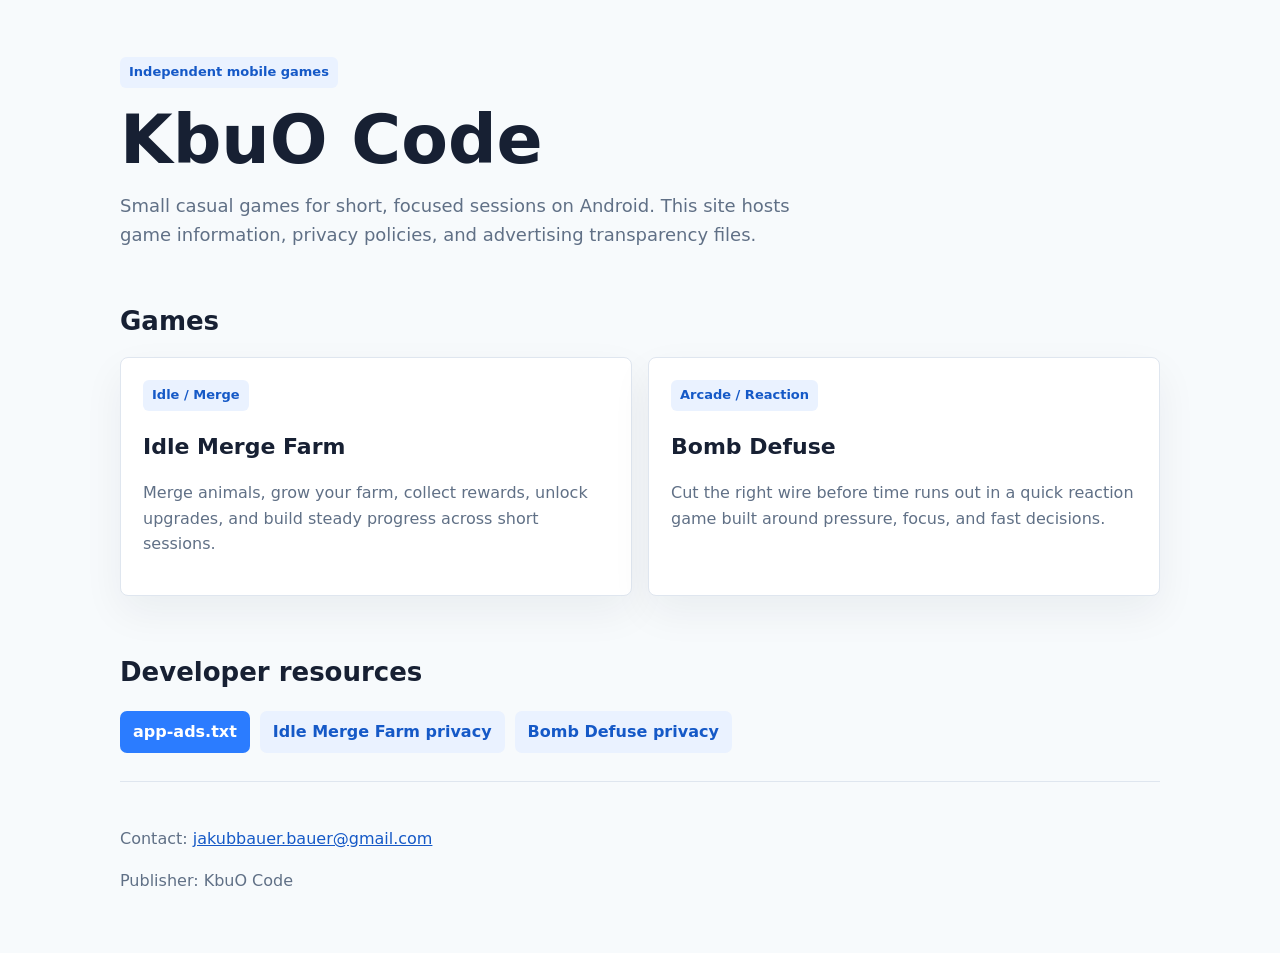
<file: index.html>
<!doctype html>
<html lang="en">
<head>
  <meta charset="utf-8">
  <meta name="viewport" content="width=device-width, initial-scale=1">
  <title>KbuO Code</title>
  <meta name="description" content="KbuO Code is an independent mobile game developer creating casual Android games.">
  <link rel="stylesheet" href="/styles.css">
</head>
<body>
  <header class="header">
    <p class="badge">Independent mobile games</p>
    <h1 class="brand">KbuO Code</h1>
    <p class="lead">Small casual games for short, focused sessions on Android. This site hosts game information, privacy policies, and advertising transparency files.</p>
  </header>

  <main>
    <section class="section" aria-labelledby="games-title">
      <h2 id="games-title">Games</h2>
      <div class="grid">
        <a class="card" href="/games/idle-merge-farm.html">
          <span class="badge">Idle / Merge</span>
          <h3>Idle Merge Farm</h3>
          <p>Merge animals, grow your farm, collect rewards, unlock upgrades, and build steady progress across short sessions.</p>
        </a>
        <a class="card" href="/games/bomb-defuse.html">
          <span class="badge">Arcade / Reaction</span>
          <h3>Bomb Defuse</h3>
          <p>Cut the right wire before time runs out in a quick reaction game built around pressure, focus, and fast decisions.</p>
        </a>
      </div>
    </section>

    <section class="section" aria-labelledby="links-title">
      <h2 id="links-title">Developer resources</h2>
      <div class="links">
        <a class="button" href="/app-ads.txt">app-ads.txt</a>
        <a class="button secondary" href="/privacy/idle-merge-farm.html">Idle Merge Farm privacy</a>
        <a class="button secondary" href="/privacy/bomb-defuse.html">Bomb Defuse privacy</a>
      </div>
    </section>
  </main>

  <footer class="footer">
    <p>Contact: <a href="mailto:jakubbauer.bauer@gmail.com">jakubbauer.bauer@gmail.com</a></p>
    <p>Publisher: KbuO Code</p>
  </footer>
</body>
</html>
</file>
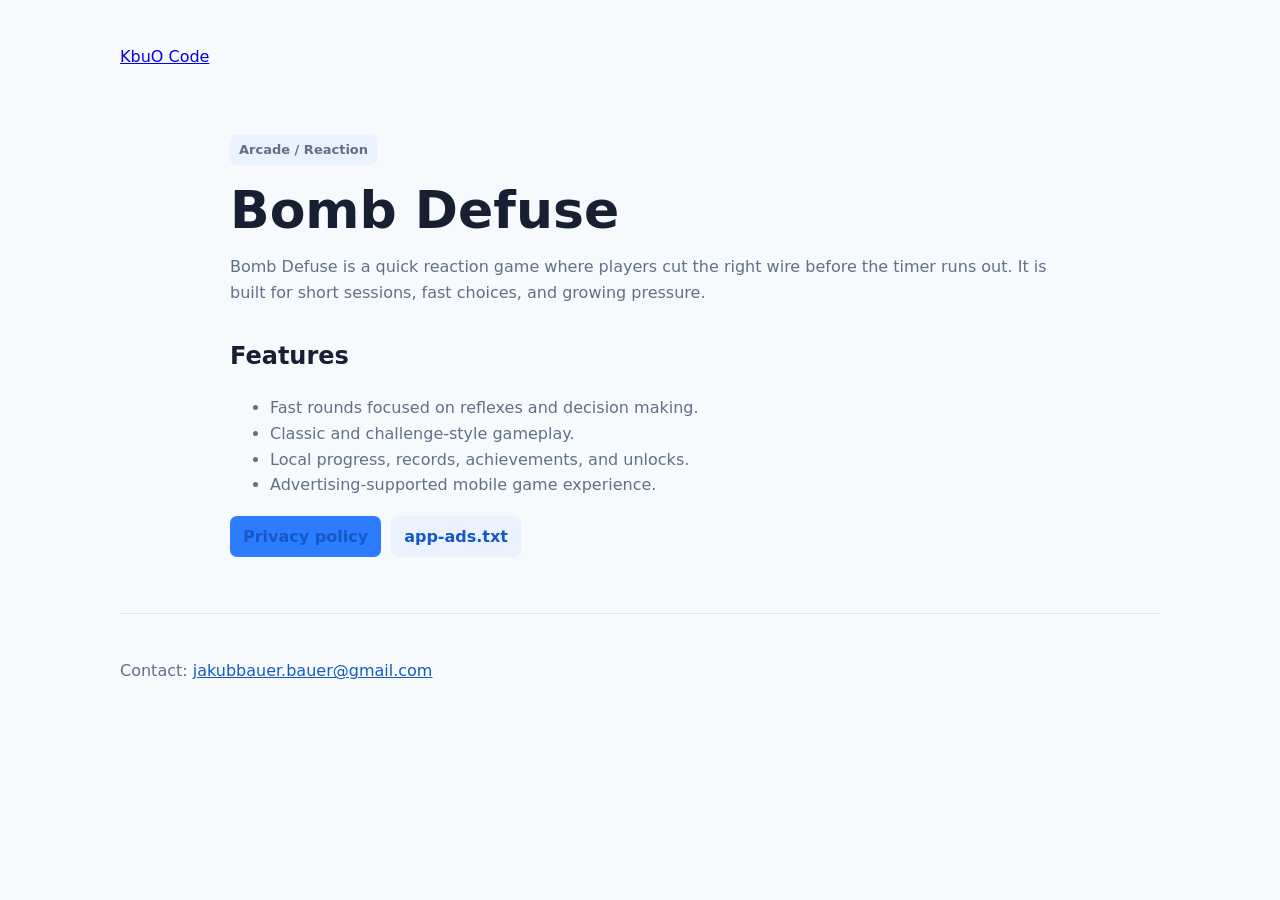
<file: games/bomb-defuse.html>
<!doctype html>
<html lang="en">
<head>
  <meta charset="utf-8">
  <meta name="viewport" content="width=device-width, initial-scale=1">
  <title>Bomb Defuse - KbuO Code</title>
  <meta name="description" content="Bomb Defuse is a fast arcade reaction game for Android.">
  <link rel="stylesheet" href="/styles.css">
</head>
<body>
  <header class="header">
    <a href="/">KbuO Code</a>
  </header>
  <main class="page">
    <p class="badge">Arcade / Reaction</p>
    <h1>Bomb Defuse</h1>
    <p>Bomb Defuse is a quick reaction game where players cut the right wire before the timer runs out. It is built for short sessions, fast choices, and growing pressure.</p>

    <h2>Features</h2>
    <ul>
      <li>Fast rounds focused on reflexes and decision making.</li>
      <li>Classic and challenge-style gameplay.</li>
      <li>Local progress, records, achievements, and unlocks.</li>
      <li>Advertising-supported mobile game experience.</li>
    </ul>

    <div class="links">
      <a class="button" href="/privacy/bomb-defuse.html">Privacy policy</a>
      <a class="button secondary" href="/app-ads.txt">app-ads.txt</a>
    </div>
  </main>
  <footer class="footer">
    <p>Contact: <a href="mailto:jakubbauer.bauer@gmail.com">jakubbauer.bauer@gmail.com</a></p>
  </footer>
</body>
</html>
</file>
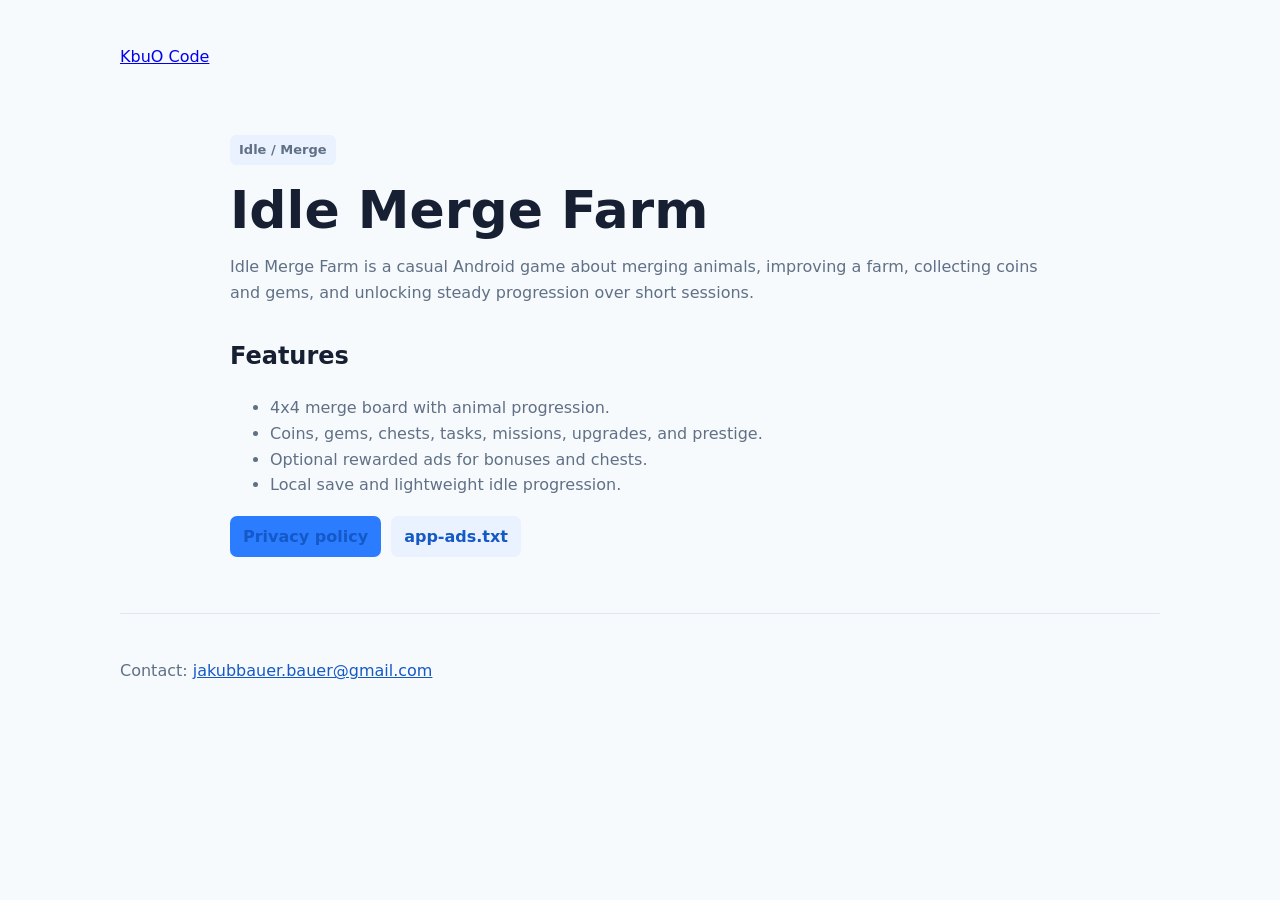
<file: games/idle-merge-farm.html>
<!doctype html>
<html lang="en">
<head>
  <meta charset="utf-8">
  <meta name="viewport" content="width=device-width, initial-scale=1">
  <title>Idle Merge Farm - KbuO Code</title>
  <meta name="description" content="Idle Merge Farm is a casual idle merge game for Android.">
  <link rel="stylesheet" href="/styles.css">
</head>
<body>
  <header class="header">
    <a href="/">KbuO Code</a>
  </header>
  <main class="page">
    <p class="badge">Idle / Merge</p>
    <h1>Idle Merge Farm</h1>
    <p>Idle Merge Farm is a casual Android game about merging animals, improving a farm, collecting coins and gems, and unlocking steady progression over short sessions.</p>

    <h2>Features</h2>
    <ul>
      <li>4x4 merge board with animal progression.</li>
      <li>Coins, gems, chests, tasks, missions, upgrades, and prestige.</li>
      <li>Optional rewarded ads for bonuses and chests.</li>
      <li>Local save and lightweight idle progression.</li>
    </ul>

    <div class="links">
      <a class="button" href="/privacy/idle-merge-farm.html">Privacy policy</a>
      <a class="button secondary" href="/app-ads.txt">app-ads.txt</a>
    </div>
  </main>
  <footer class="footer">
    <p>Contact: <a href="mailto:jakubbauer.bauer@gmail.com">jakubbauer.bauer@gmail.com</a></p>
  </footer>
</body>
</html>
</file>
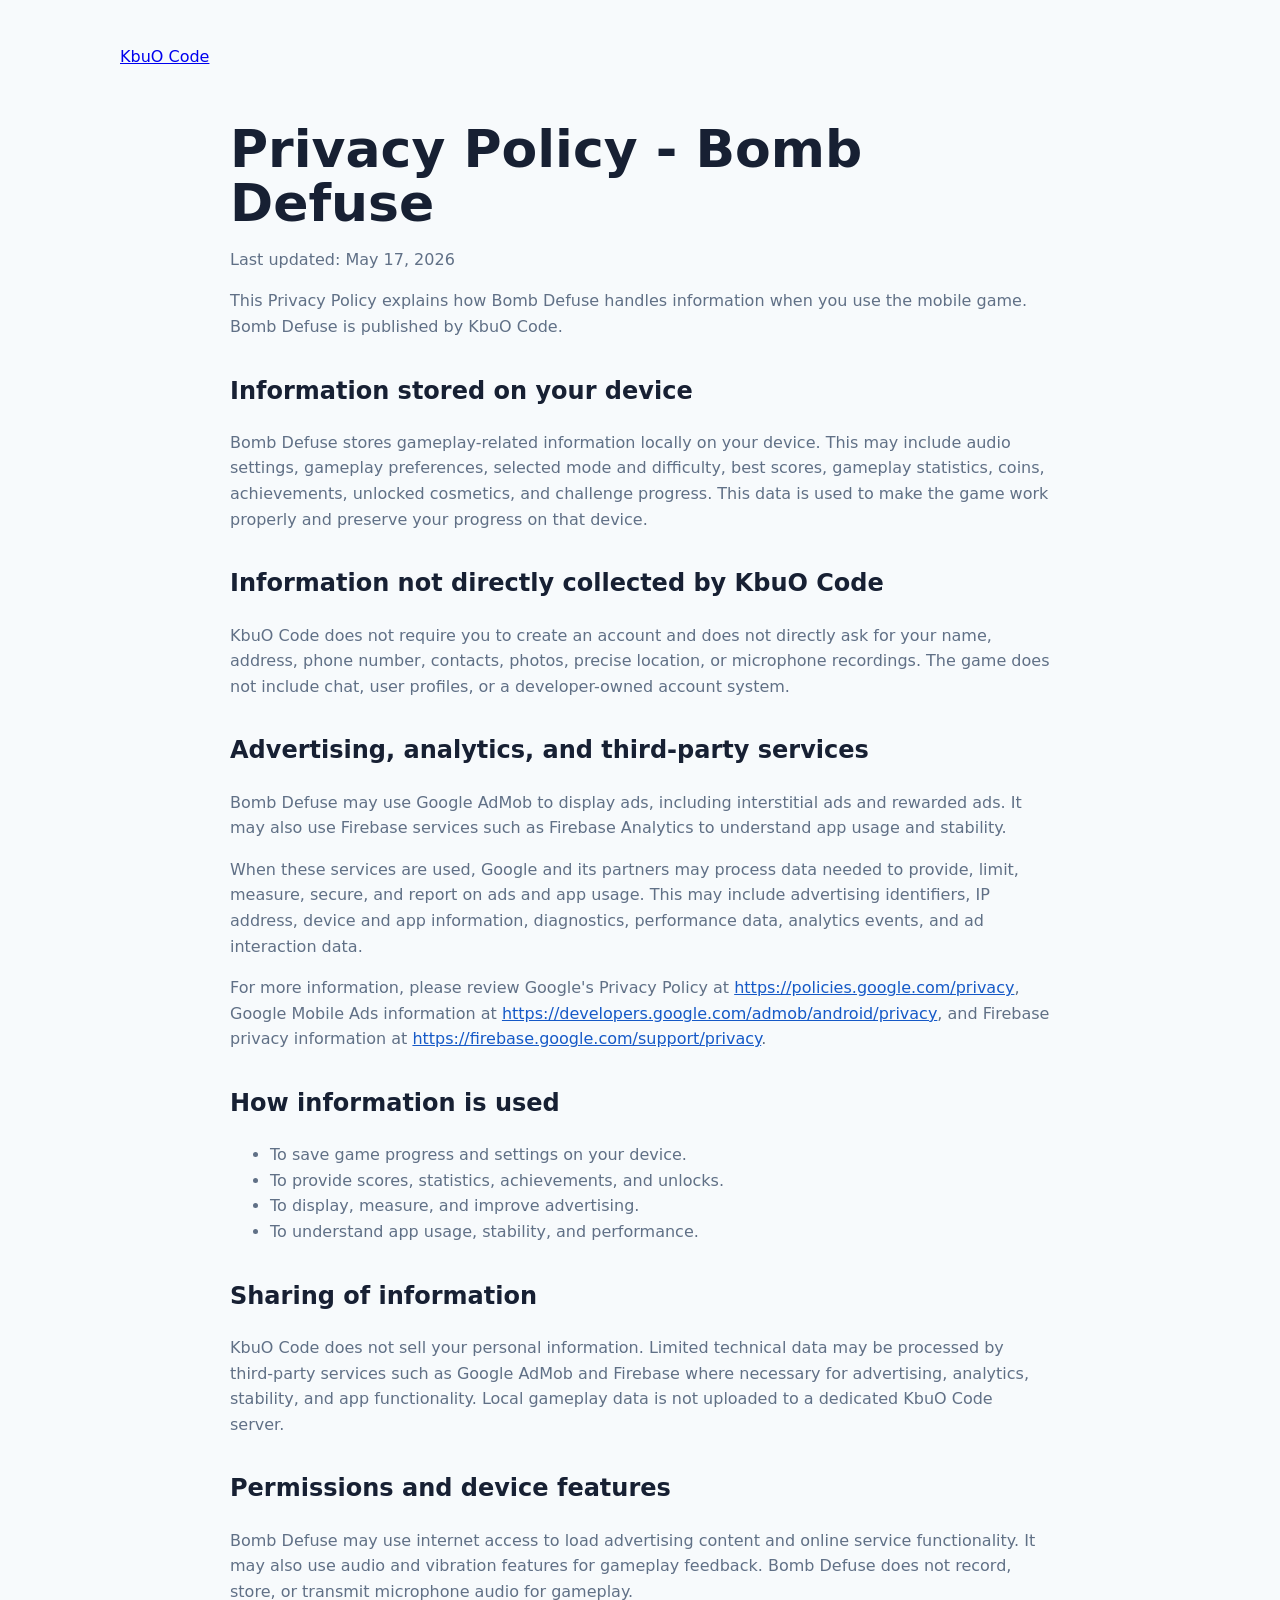
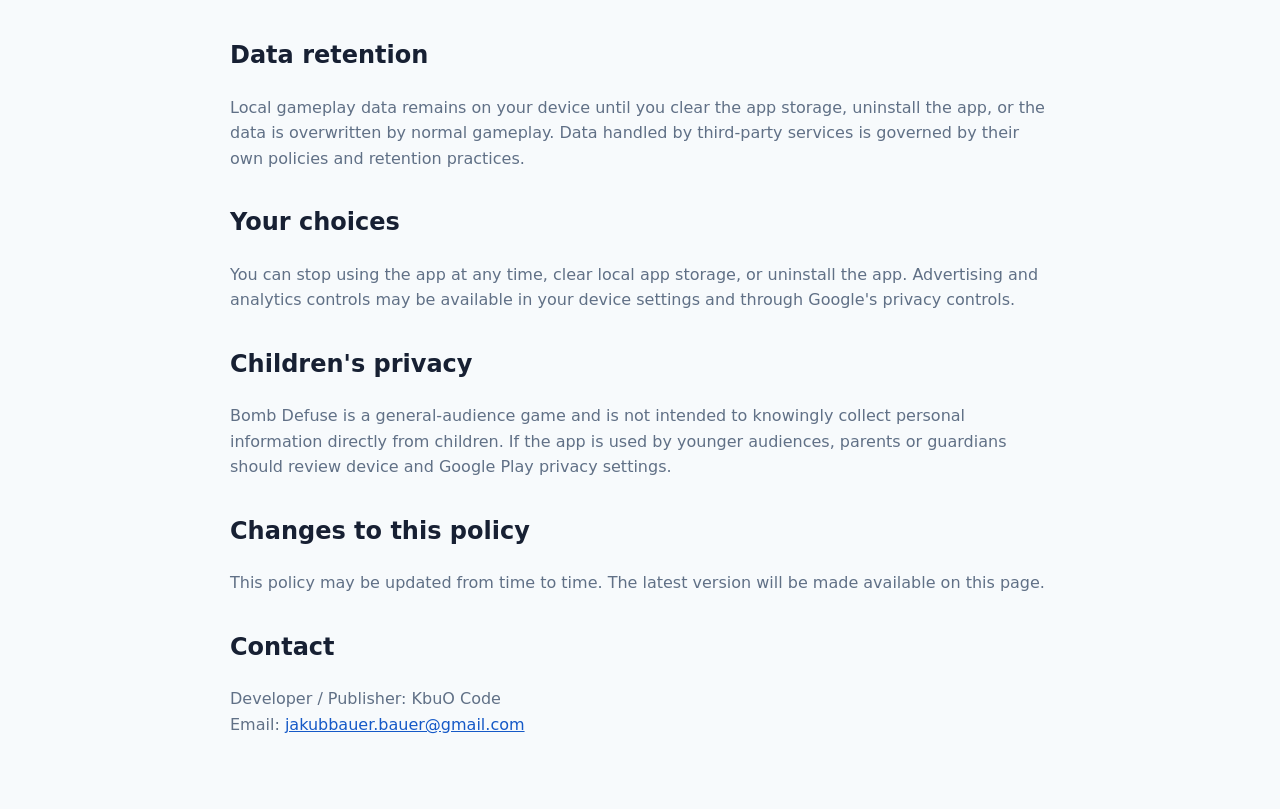
<file: privacy/bomb-defuse.html>
<!doctype html>
<html lang="en">
<head>
  <meta charset="utf-8">
  <meta name="viewport" content="width=device-width, initial-scale=1">
  <title>Privacy Policy - Bomb Defuse</title>
  <meta name="description" content="Privacy Policy for Bomb Defuse by KbuO Code.">
  <link rel="stylesheet" href="/styles.css">
</head>
<body>
  <header class="header">
    <a href="/">KbuO Code</a>
  </header>
  <main class="page">
    <h1>Privacy Policy - Bomb Defuse</h1>
    <p>Last updated: May 17, 2026</p>

    <p>This Privacy Policy explains how Bomb Defuse handles information when you use the mobile game. Bomb Defuse is published by KbuO Code.</p>

    <h2>Information stored on your device</h2>
    <p>Bomb Defuse stores gameplay-related information locally on your device. This may include audio settings, gameplay preferences, selected mode and difficulty, best scores, gameplay statistics, coins, achievements, unlocked cosmetics, and challenge progress. This data is used to make the game work properly and preserve your progress on that device.</p>

    <h2>Information not directly collected by KbuO Code</h2>
    <p>KbuO Code does not require you to create an account and does not directly ask for your name, address, phone number, contacts, photos, precise location, or microphone recordings. The game does not include chat, user profiles, or a developer-owned account system.</p>

    <h2>Advertising, analytics, and third-party services</h2>
    <p>Bomb Defuse may use Google AdMob to display ads, including interstitial ads and rewarded ads. It may also use Firebase services such as Firebase Analytics to understand app usage and stability.</p>
    <p>When these services are used, Google and its partners may process data needed to provide, limit, measure, secure, and report on ads and app usage. This may include advertising identifiers, IP address, device and app information, diagnostics, performance data, analytics events, and ad interaction data.</p>
    <p>For more information, please review Google's Privacy Policy at <a href="https://policies.google.com/privacy">https://policies.google.com/privacy</a>, Google Mobile Ads information at <a href="https://developers.google.com/admob/android/privacy">https://developers.google.com/admob/android/privacy</a>, and Firebase privacy information at <a href="https://firebase.google.com/support/privacy">https://firebase.google.com/support/privacy</a>.</p>

    <h2>How information is used</h2>
    <ul>
      <li>To save game progress and settings on your device.</li>
      <li>To provide scores, statistics, achievements, and unlocks.</li>
      <li>To display, measure, and improve advertising.</li>
      <li>To understand app usage, stability, and performance.</li>
    </ul>

    <h2>Sharing of information</h2>
    <p>KbuO Code does not sell your personal information. Limited technical data may be processed by third-party services such as Google AdMob and Firebase where necessary for advertising, analytics, stability, and app functionality. Local gameplay data is not uploaded to a dedicated KbuO Code server.</p>

    <h2>Permissions and device features</h2>
    <p>Bomb Defuse may use internet access to load advertising content and online service functionality. It may also use audio and vibration features for gameplay feedback. Bomb Defuse does not record, store, or transmit microphone audio for gameplay.</p>

    <h2>Data retention</h2>
    <p>Local gameplay data remains on your device until you clear the app storage, uninstall the app, or the data is overwritten by normal gameplay. Data handled by third-party services is governed by their own policies and retention practices.</p>

    <h2>Your choices</h2>
    <p>You can stop using the app at any time, clear local app storage, or uninstall the app. Advertising and analytics controls may be available in your device settings and through Google's privacy controls.</p>

    <h2>Children's privacy</h2>
    <p>Bomb Defuse is a general-audience game and is not intended to knowingly collect personal information directly from children. If the app is used by younger audiences, parents or guardians should review device and Google Play privacy settings.</p>

    <h2>Changes to this policy</h2>
    <p>This policy may be updated from time to time. The latest version will be made available on this page.</p>

    <h2>Contact</h2>
    <p>Developer / Publisher: KbuO Code<br>Email: <a href="mailto:jakubbauer.bauer@gmail.com">jakubbauer.bauer@gmail.com</a></p>
  </main>
</body>
</html>
</file>
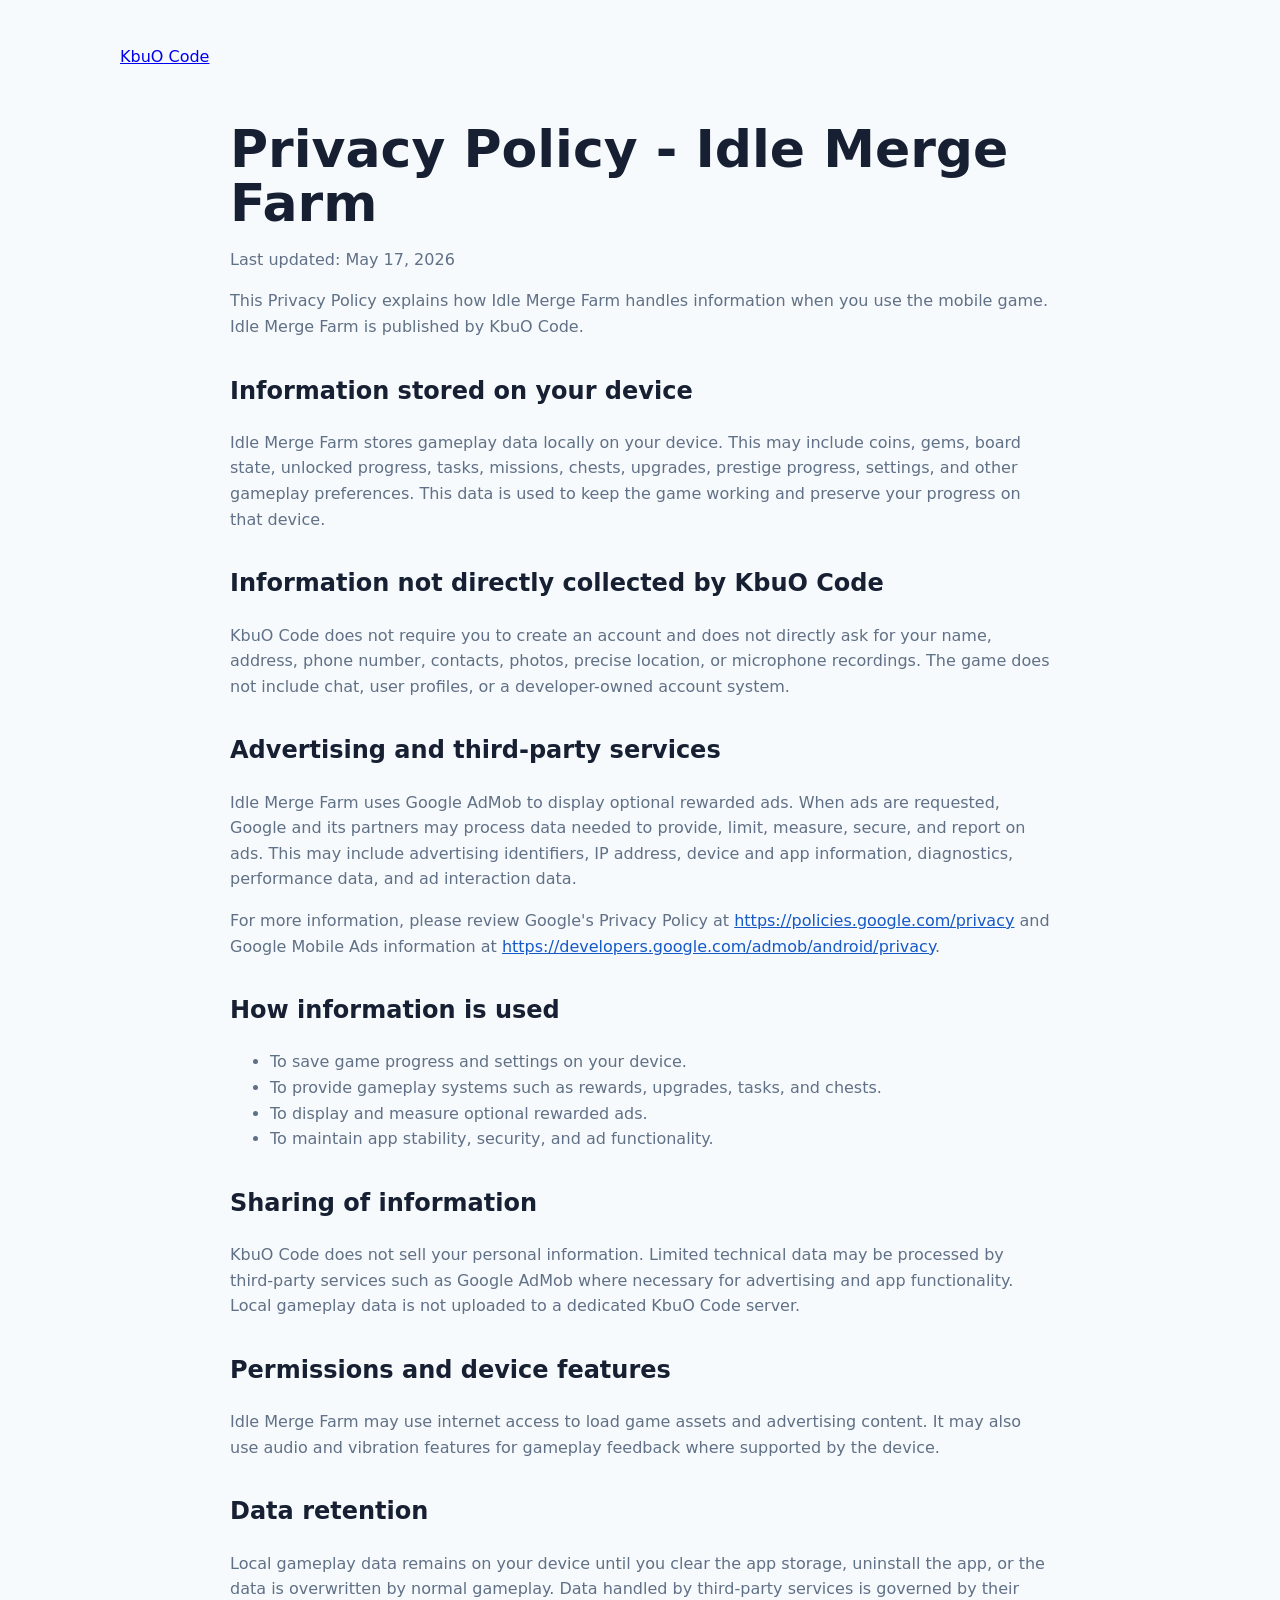
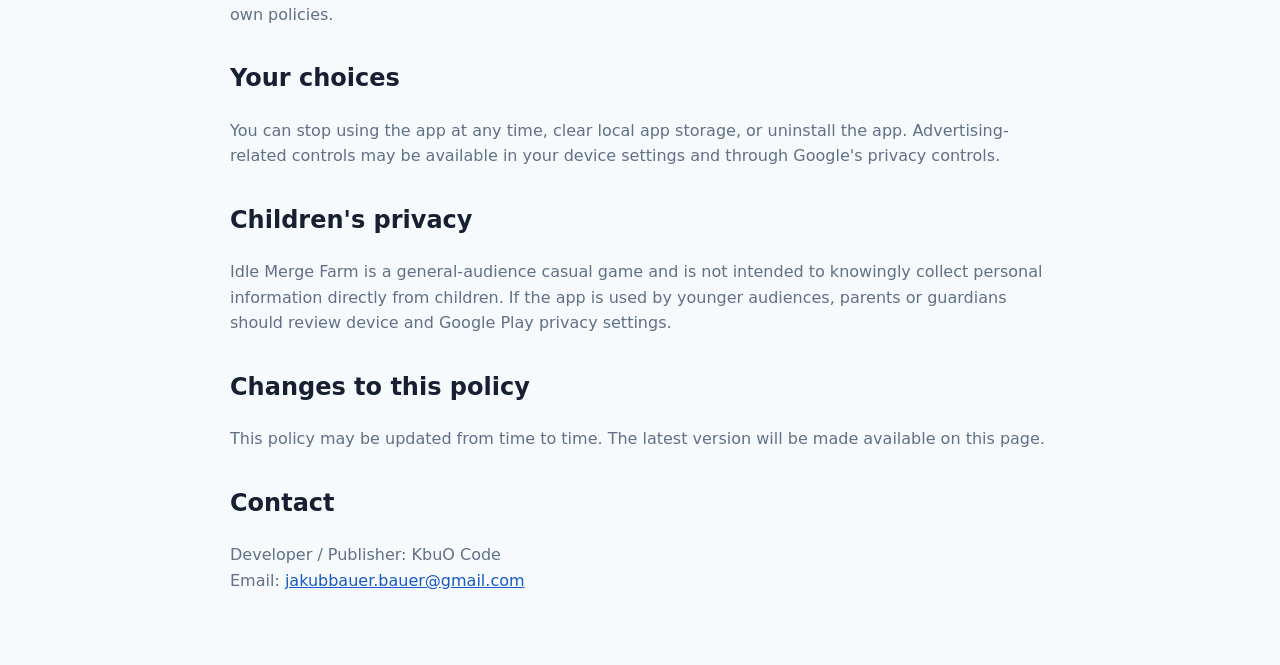
<file: privacy/idle-merge-farm.html>
<!doctype html>
<html lang="en">
<head>
  <meta charset="utf-8">
  <meta name="viewport" content="width=device-width, initial-scale=1">
  <title>Privacy Policy - Idle Merge Farm</title>
  <meta name="description" content="Privacy Policy for Idle Merge Farm by KbuO Code.">
  <link rel="stylesheet" href="/styles.css">
</head>
<body>
  <header class="header">
    <a href="/">KbuO Code</a>
  </header>
  <main class="page">
    <h1>Privacy Policy - Idle Merge Farm</h1>
    <p>Last updated: May 17, 2026</p>

    <p>This Privacy Policy explains how Idle Merge Farm handles information when you use the mobile game. Idle Merge Farm is published by KbuO Code.</p>

    <h2>Information stored on your device</h2>
    <p>Idle Merge Farm stores gameplay data locally on your device. This may include coins, gems, board state, unlocked progress, tasks, missions, chests, upgrades, prestige progress, settings, and other gameplay preferences. This data is used to keep the game working and preserve your progress on that device.</p>

    <h2>Information not directly collected by KbuO Code</h2>
    <p>KbuO Code does not require you to create an account and does not directly ask for your name, address, phone number, contacts, photos, precise location, or microphone recordings. The game does not include chat, user profiles, or a developer-owned account system.</p>

    <h2>Advertising and third-party services</h2>
    <p>Idle Merge Farm uses Google AdMob to display optional rewarded ads. When ads are requested, Google and its partners may process data needed to provide, limit, measure, secure, and report on ads. This may include advertising identifiers, IP address, device and app information, diagnostics, performance data, and ad interaction data.</p>
    <p>For more information, please review Google's Privacy Policy at <a href="https://policies.google.com/privacy">https://policies.google.com/privacy</a> and Google Mobile Ads information at <a href="https://developers.google.com/admob/android/privacy">https://developers.google.com/admob/android/privacy</a>.</p>

    <h2>How information is used</h2>
    <ul>
      <li>To save game progress and settings on your device.</li>
      <li>To provide gameplay systems such as rewards, upgrades, tasks, and chests.</li>
      <li>To display and measure optional rewarded ads.</li>
      <li>To maintain app stability, security, and ad functionality.</li>
    </ul>

    <h2>Sharing of information</h2>
    <p>KbuO Code does not sell your personal information. Limited technical data may be processed by third-party services such as Google AdMob where necessary for advertising and app functionality. Local gameplay data is not uploaded to a dedicated KbuO Code server.</p>

    <h2>Permissions and device features</h2>
    <p>Idle Merge Farm may use internet access to load game assets and advertising content. It may also use audio and vibration features for gameplay feedback where supported by the device.</p>

    <h2>Data retention</h2>
    <p>Local gameplay data remains on your device until you clear the app storage, uninstall the app, or the data is overwritten by normal gameplay. Data handled by third-party services is governed by their own policies.</p>

    <h2>Your choices</h2>
    <p>You can stop using the app at any time, clear local app storage, or uninstall the app. Advertising-related controls may be available in your device settings and through Google's privacy controls.</p>

    <h2>Children's privacy</h2>
    <p>Idle Merge Farm is a general-audience casual game and is not intended to knowingly collect personal information directly from children. If the app is used by younger audiences, parents or guardians should review device and Google Play privacy settings.</p>

    <h2>Changes to this policy</h2>
    <p>This policy may be updated from time to time. The latest version will be made available on this page.</p>

    <h2>Contact</h2>
    <p>Developer / Publisher: KbuO Code<br>Email: <a href="mailto:jakubbauer.bauer@gmail.com">jakubbauer.bauer@gmail.com</a></p>
  </main>
</body>
</html>
</file>
<file: styles.css>
:root {
  color-scheme: light;
  --ink: #172033;
  --muted: #607086;
  --line: #dfe6ef;
  --paper: #f7fafc;
  --panel: #ffffff;
  --accent: #2b7cff;
  --accent-dark: #1559c7;
}

* {
  box-sizing: border-box;
}

body {
  margin: 0;
  font-family: Inter, ui-sans-serif, system-ui, -apple-system, BlinkMacSystemFont, "Segoe UI", sans-serif;
  color: var(--ink);
  background: var(--paper);
  line-height: 1.6;
}

main,
.header,
.footer {
  width: min(1040px, calc(100% - 32px));
  margin: 0 auto;
}

.header {
  padding: 44px 0 24px;
}

.brand {
  margin: 0;
  font-size: clamp(34px, 7vw, 68px);
  line-height: 1;
  letter-spacing: 0;
}

.lead {
  max-width: 680px;
  margin: 18px 0 0;
  color: var(--muted);
  font-size: 18px;
}

.section {
  padding: 28px 0;
}

.section h2 {
  margin: 0 0 14px;
  font-size: 26px;
}

.grid {
  display: grid;
  grid-template-columns: repeat(auto-fit, minmax(250px, 1fr));
  gap: 16px;
}

.card {
  display: block;
  min-height: 220px;
  padding: 22px;
  color: inherit;
  text-decoration: none;
  background: var(--panel);
  border: 1px solid var(--line);
  border-radius: 8px;
  box-shadow: 0 16px 42px rgba(23, 32, 51, 0.06);
}

.card h3 {
  margin: 0 0 8px;
  font-size: 22px;
}

.card p,
.page p,
.page li {
  color: var(--muted);
}

.badge {
  display: inline-flex;
  margin-bottom: 18px;
  padding: 5px 9px;
  color: var(--accent-dark);
  background: #eaf2ff;
  border-radius: 6px;
  font-size: 13px;
  font-weight: 700;
}

.links {
  display: flex;
  flex-wrap: wrap;
  gap: 10px;
  margin-top: 18px;
}

.button,
a.button {
  display: inline-flex;
  align-items: center;
  min-height: 40px;
  padding: 8px 13px;
  color: #fff;
  background: var(--accent);
  border-radius: 7px;
  text-decoration: none;
  font-weight: 800;
}

.button.secondary {
  color: var(--accent-dark);
  background: #eaf2ff;
}

.page {
  max-width: 820px;
  padding: 28px 0 56px;
}

.page h1 {
  margin: 0 0 12px;
  font-size: clamp(32px, 6vw, 52px);
  line-height: 1.05;
}

.page h2 {
  margin-top: 32px;
}

.footer {
  padding: 28px 0 44px;
  color: var(--muted);
  border-top: 1px solid var(--line);
}

.footer a,
.page a {
  color: var(--accent-dark);
}
</file>
